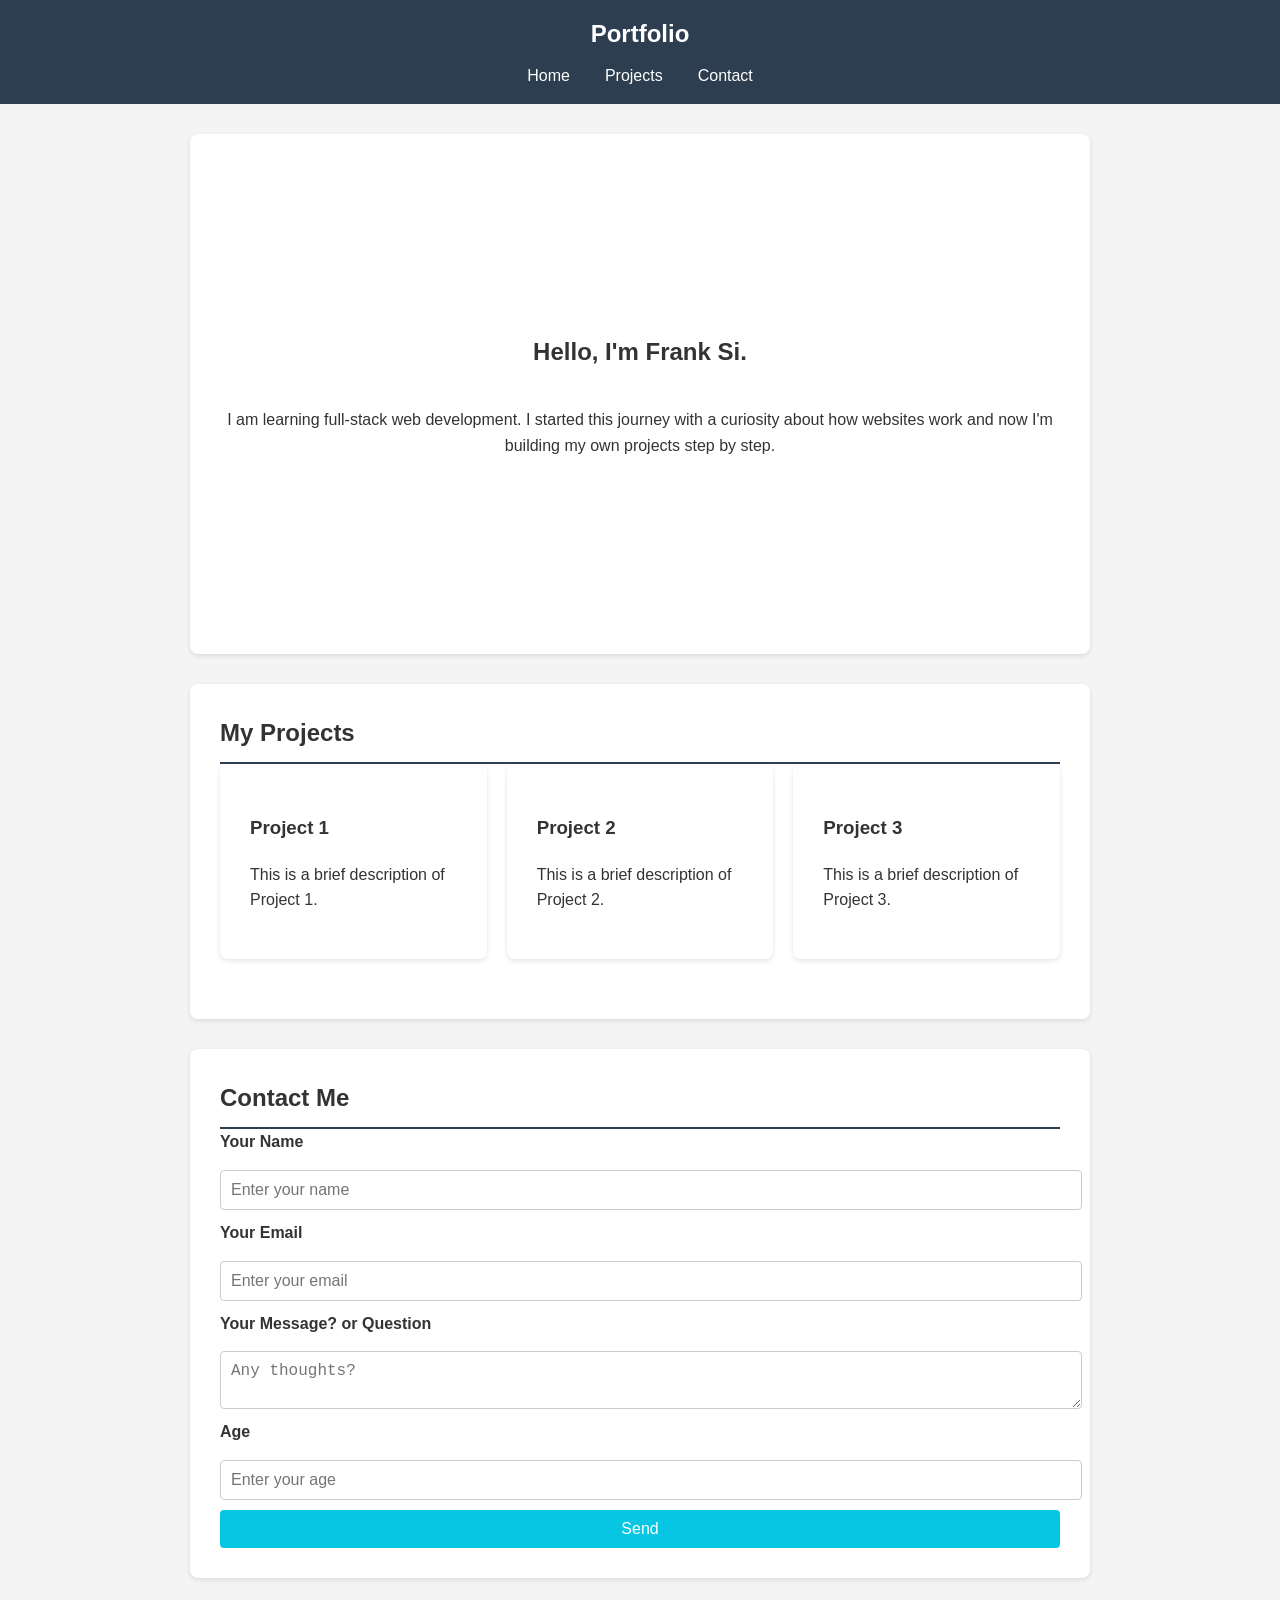
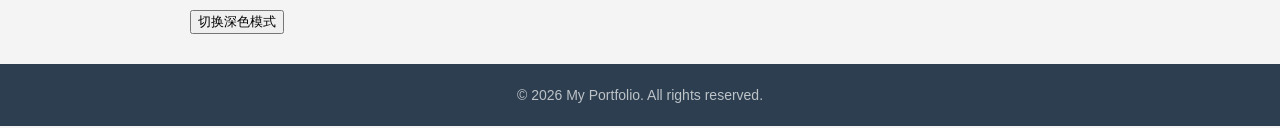
<file: index.html>
<!doctype html>
<html lang="en">
  <head>
    <meta charset="UTF-8" />
    <meta name="viewport" content="width=device-width, initial-scale=1.0" />
    <link rel="stylesheet" href="styles.css" fetchpriority="high" />
    <title>My Portfolio</title>
    <!-- description标签作用：描述网站的内容，用于搜索引擎优化（SEO）和网站访问者理解网站内容。20260920 -->
    <meta
      name="description"
      content="Frank Si 的个人作品集网站，展示全栈开发学习项目，涵盖 HTML/CSS/JavaScript 实战与 Git 协作实践"
    />
  </head>

  <body>
    <header>
      <!-- header区域作用：顶部 导航栏，包含logo和导航链接。相当于招牌，用于展示网站名称和导航链接。 -->
      <nav>
        <!-- nav区域作用：导航栏，包含导航链接。 -->
        <div class="logo">Portfolio</div>
        <ul>
          <!-- ul区域作用：导航链接列表，包含导航链接。 -->
          <li><a href="#home">Home</a></li>
          <!-- #home: 寻找并跳转到home section，即id 为home的标签区域 -->
          <li><a href="#projects">Projects</a></li>
          <li><a href="#contact">Contact</a></li>
        </ul>
      </nav>
    </header>

    <main>
      <section id="home">
        <h1>Hello, I'm Frank Si.</h1>
        <p>
          I am learning full-stack web development. I started this journey with
          a curiosity about how websites work and now I'm building my own
          projects step by step.
        </p>
      </section>

      <!-- for following projects section
        1. add id in div: project-container;
        2. remove the content for 3 project cards; 
        3. use JS codes to dynamically generate project cards; -->
      <section id="projects">
        <h2>My Projects</h2>
        <div class="project-grid" id="project-container">
          <!-- 测试图片 lazy loading 功能， 2026-09-20 11:44:11 -->
          <!-- 为什么这行代码不是以/>结尾的？因为这是一个div元素，不需要闭合标签。但是<input>元素需要闭合标签,因为这是一个表单元素，需要用户输入内容。 -->
          <!-- <article class="project-card"> 
          <h3>Project 1</h3>
          <p>This is a brief description of Project 1.</p >
        </article>
        <article class="project-card">
          <h3>Project 2</h3>
          <p>This is a brief description of Project 2.</p>
        </article>
        <article class="project-card">
          <h3>Project 3</h3>
          <p>This is a brief description of Project 3.</p>
        </article> -->
        </div>
      </section>

      <section id="contact">
        <h2>Contact Me</h2>
        <form>
          <label for="name">Your Name</label>
          <!-- label区域作用：表单标签，用于描述表单元素。 其中 for ="name" 表示将标签与输入框的id属性值关联起来。 -->
          <input
            type="text"
            class="form-input"
            id="name"
            placeholder="Enter your name"
            required
          />

          <label for="email">Your Email</label>
          <input
            type="email"
            class="form-input"
            id="email"
            placeholder="Enter your email"
            required
          />

          <label for="message">Your Message? or Question</label>
          <textarea
            class="form-input"
            id="message"
            placeholder="Any thoughts?"
          ></textarea>

          <label for="age">Age</label>
          <input
            type="number"
            class="form-input"
            id="age"
            placeholder="Enter your age"
            required
          />
          <button type="submit">Send</button>
        </form>
      </section>
      <!-- 添加深色模式切换按钮 -->
      <button id="theme-toggle">切换深色模式</button>
    </main>

    <footer>
      <p>&copy; 2026 My Portfolio. All rights reserved.</p>
    </footer>
    <script src="script.js"></script>
  </body>
</html>
</file>
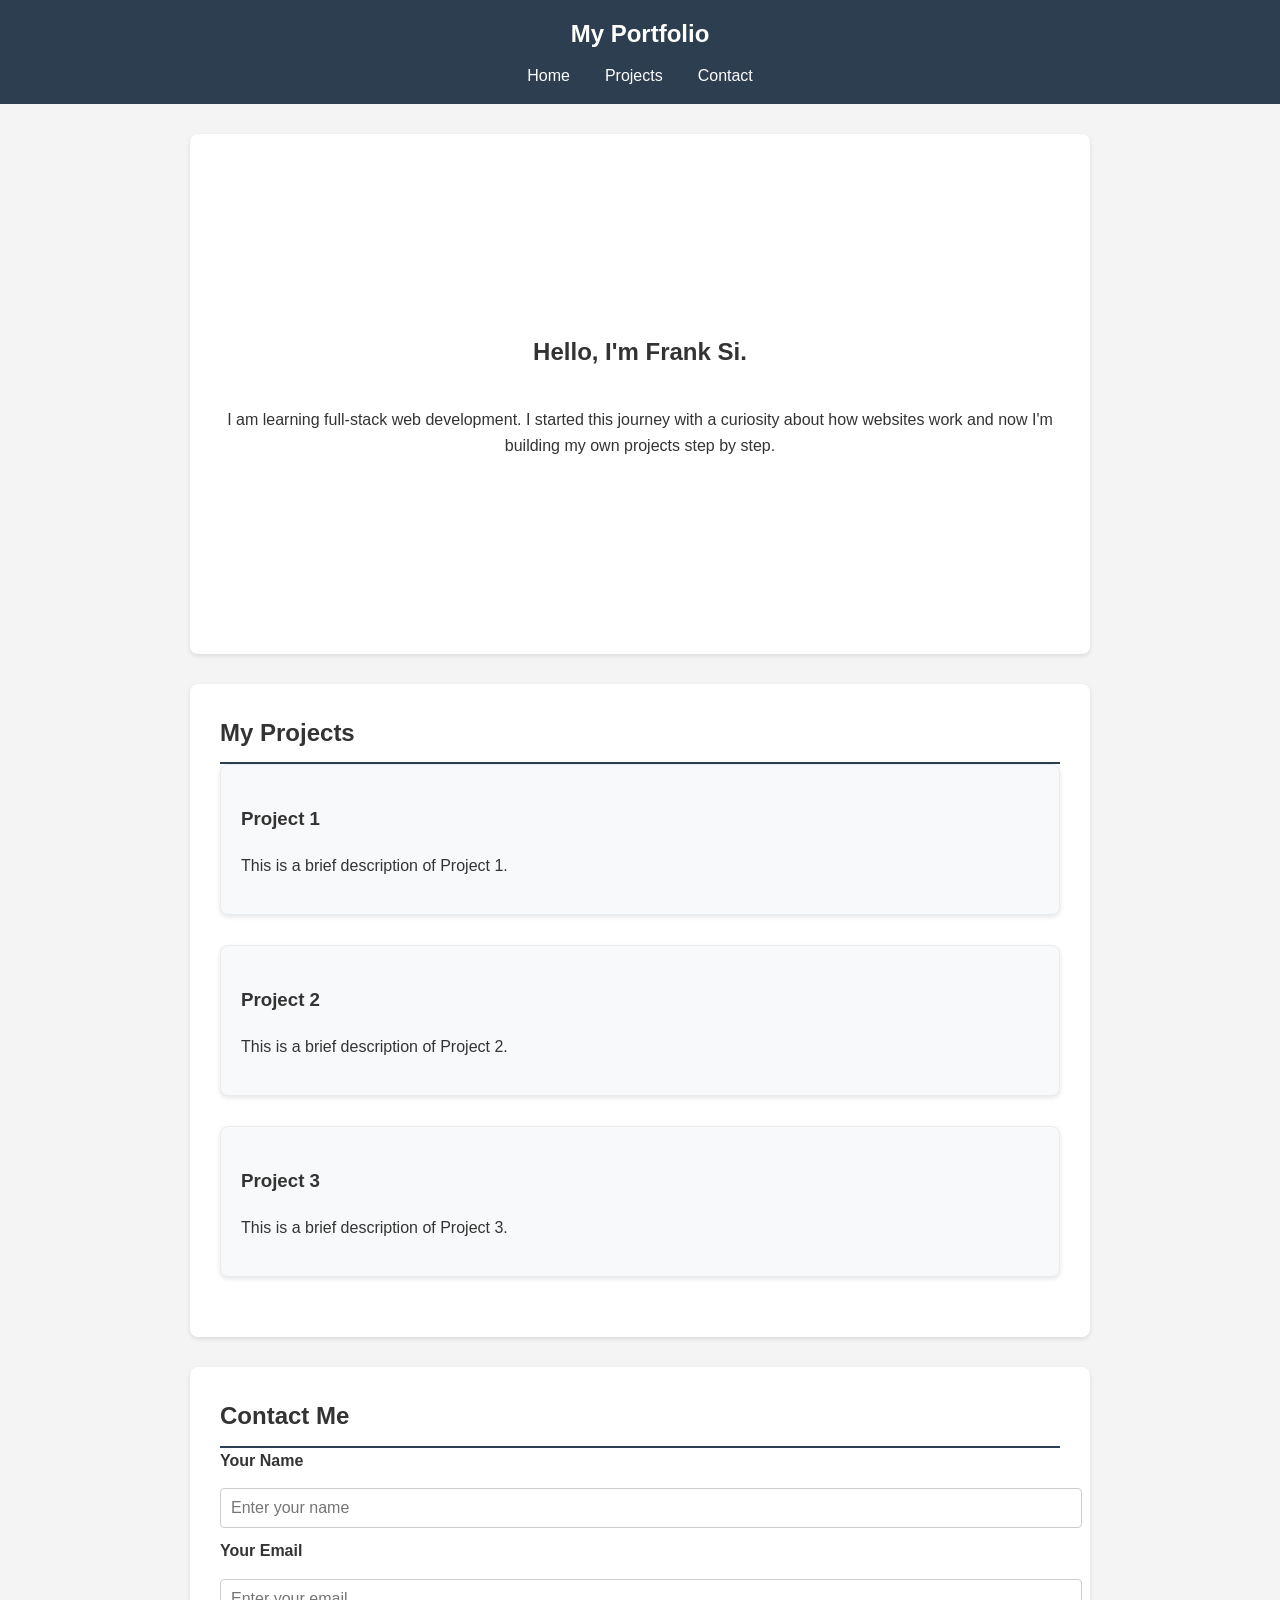
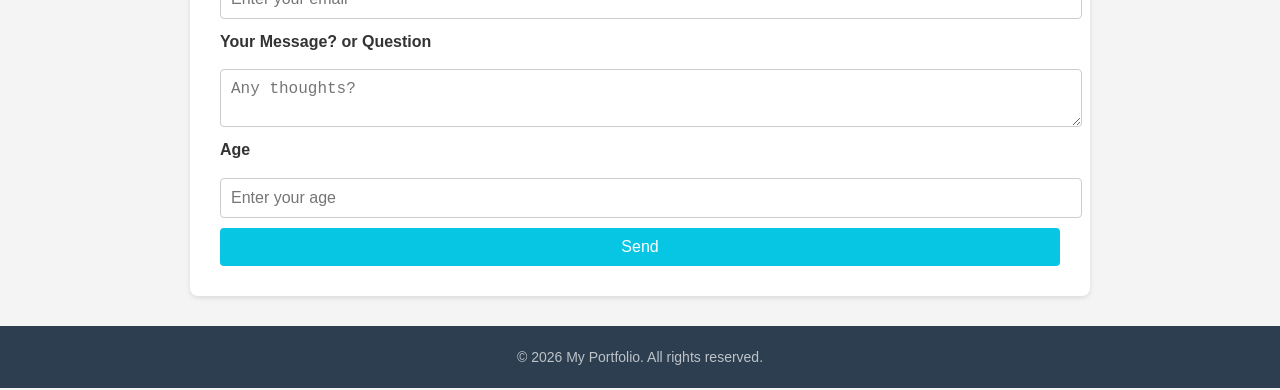
<file: plusDocs/index.html>
<!DOCTYPE html>
<html lang="en">

<head>
  <meta charset="UTF-8" />
  <meta name="viewport" content="width=device-width, initial-scale=1.0" />
  <link rel="stylesheet" href="styles.css" />
  <title>My Portfolio</title>
</head>

<body>
  <header>
    <nav>
      <div class="logo">My Portfolio</div>
      <ul>
        <li><a href="#home">Home</a></li>
        <li><a href="#projects">Projects</a></li>
        <li><a href="#contact">Contact</a></li>
      </ul>
    </nav>
  </header>

  <main>
    <section id="home">
      <h1>Hello, I'm Frank Si.</h1>
      <p>I am learning full-stack web development. I started this journey with a curiosity about how websites work and now I'm building my own projects step by step.</p>
    </section>

    <!-- 1. add id in div: project-container
        2. remove the content for 3 project cards 
        3. use JS codes to dynamically generate project cards -->
    <section id="projects">
      <h2>My Projects</h2>
      <div class="project-grid" id = "project-container">
        <!-- <article class="project-card">
          <h3>Project 1</h3>
          <p>This is a brief description of Project 1.</p >
        </article>
        <article class="project-card">
          <h3>Project 2</h3>
          <p>This is a brief description of Project 2.</p>
        </article>
        <article class="project-card">
          <h3>Project 3</h3>
          <p>This is a brief description of Project 3.</p>
        </article> -->
      </div>
    </section>

    <section id="contact">
      <h2>Contact Me</h2>
      <form>
        <label for="name">Your Name</label>
        <input type="text" class = "form-input" id="name" placeholder="Enter your name" required />

        <label for="email">Your Email</label>
        <input type="email" class = "form-input" id="email" placeholder="Enter your email" required />

        <label for="message">Your Message? or Question</label>
        <textarea class = "form-input" id="message" placeholder="Any thoughts?"></textarea>

        <label for="age">Age</label>
        <input type="number" class = "form-input" id="age" placeholder="Enter your age" required />

        <button type="submit">Send</button>
      </form>
    </section>
  </main>

  <footer>
    <p>&copy; 2025 My Portfolio. All rights reserved.</p>
  </footer>
  <script src="script.js"></script>
</body>
</html>
</file>
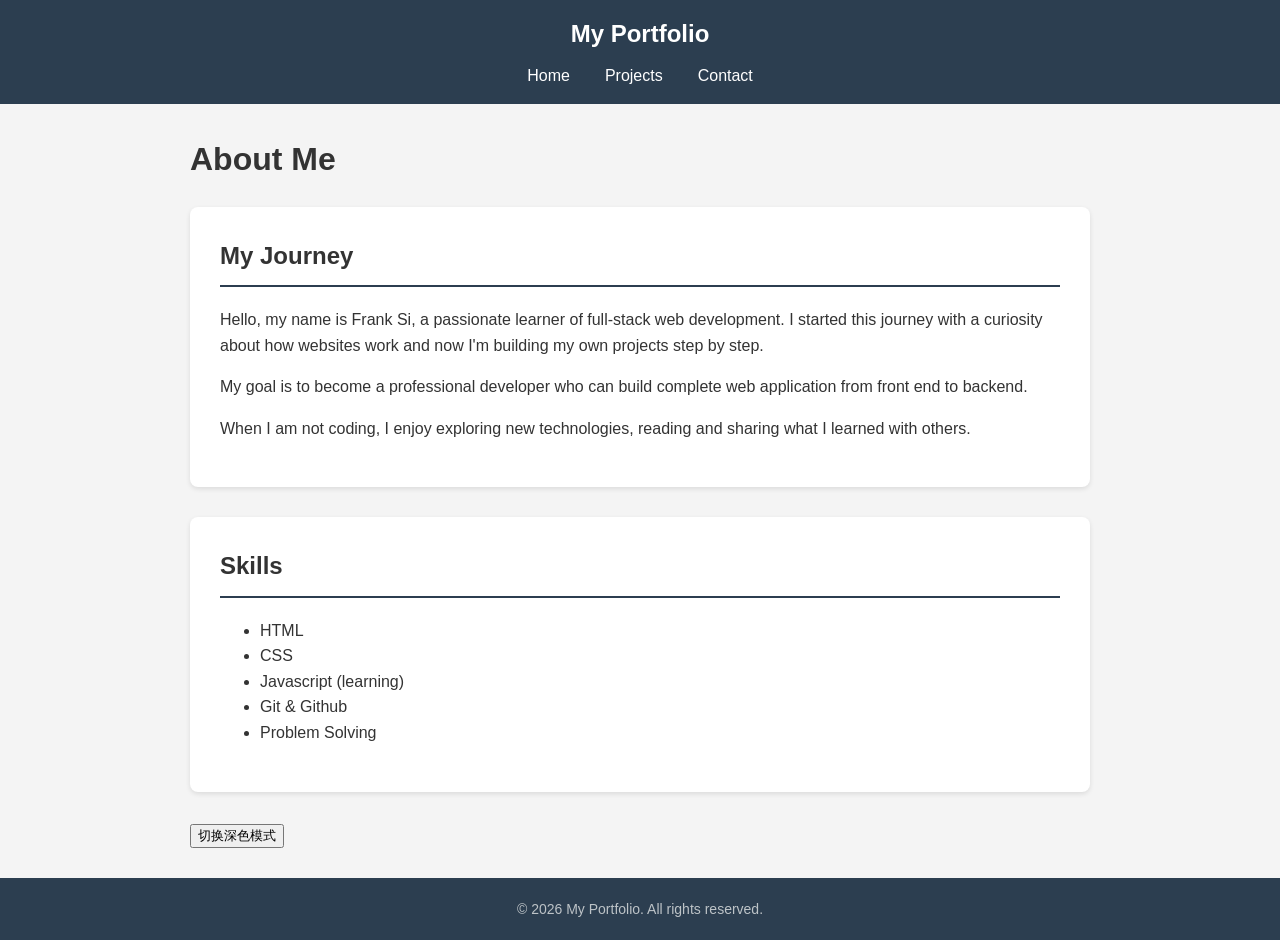
<file: about.html>
<!doctype html>
<html lang="en">
  <head>
    <meta charset="UTF-8" />
    <meta name="viewport" content="width=device-width, initial-scale=1.0" />
    <link rel="stylesheet" href="styles.css" fetchpriority="high" />
    <title>About Me - My Portfolio</title>
    <!-- description标签作用：描述网站的内容，用于搜索引擎优化（SEO）和网站访问者理解网站内容。20260920 -->
    <meta
      name="description"
      content="了解 Frank Si 的学习之路：一名全栈开发学习者，正在通过动手实践掌握前端与后端技术。"
    />
  </head>

  <body>
    <header>
      <nav>
        <div class="logo">My Portfolio</div>
        <ul>
          <li><a href="index.html#home">Home</a></li>
          <li><a href="index.html#projects">Projects</a></li>
          <li><a href="index.html#contact">Contact</a></li>
        </ul>
      </nav>
    </header>

    <main>
      <h1>About Me</h1>
      <article>
        <h2>My Journey</h2>
        <p>
          Hello, my name is Frank Si, a passionate learner of full-stack web
          development. I started this journey with a curiosity about how
          websites work and now I'm building my own projects step by step.
        </p>
        <p>
          My goal is to become a professional developer who can build complete
          web application from front end to backend.
        </p>

        <p>
          When I am not coding, I enjoy exploring new technologies, reading and
          sharing what I learned with others.
        </p>
      </article>

      <aside>
        <h2>Skills</h2>
        <ul>
          <li>HTML</li>
          <li>CSS</li>
          <li>Javascript (learning)</li>
          <li>Git & Github</li>
          <li>Problem Solving</li>
        </ul>
      </aside>
      <!-- 添加深色模式切换按钮 -->
      <button id="theme-toggle">切换深色模式</button>
    </main>

    <footer>
      <p>&copy; 2025 My Portfolio. All rights reserved.</p>
    </footer>
    <script src="script.js"></script>
  </body>
</html>
</file>
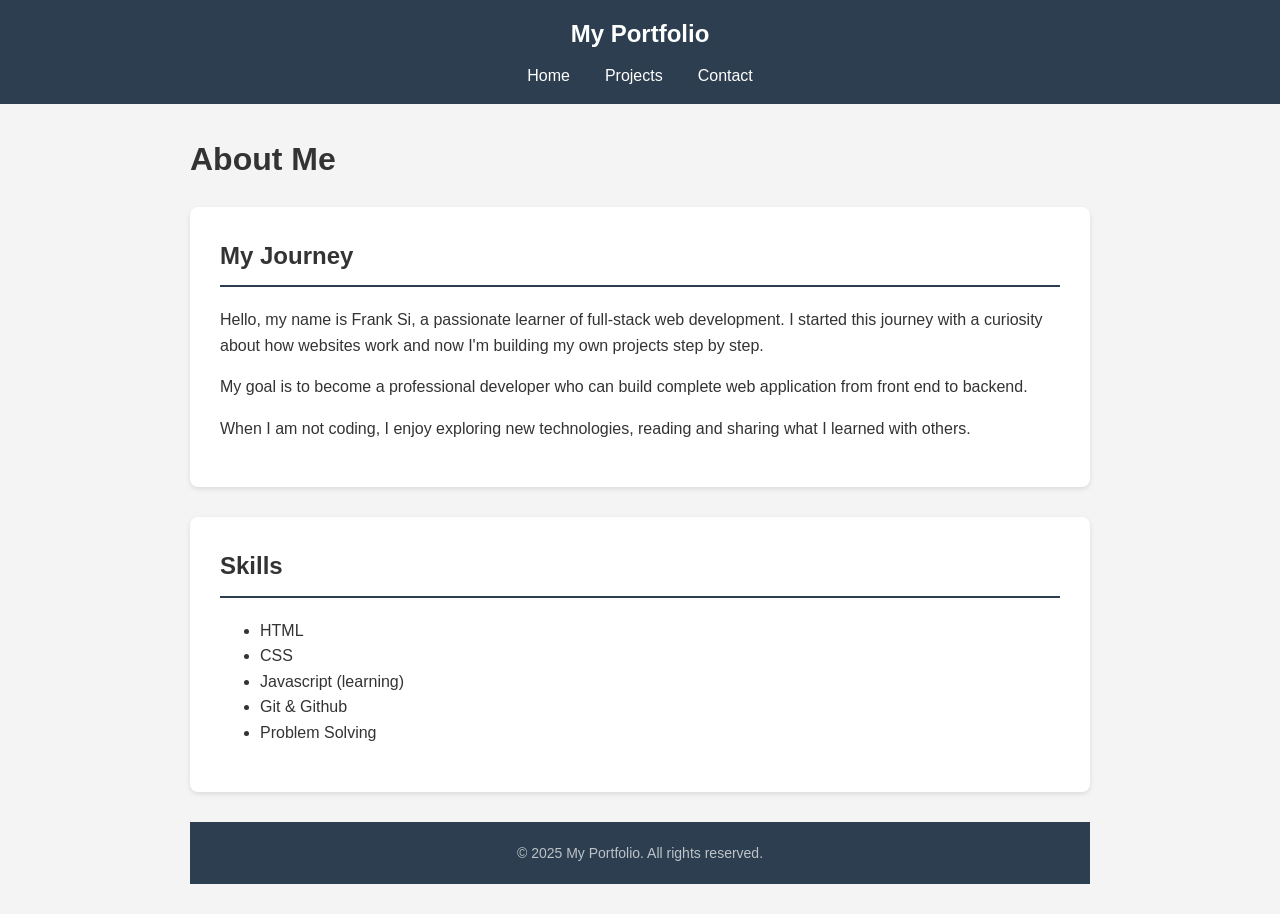
<file: plusDocs/about.html>
<!DOCTYPE html>
<html lang="en">

<head>
  <meta charset="UTF-8">
  <meta name="viewport" content="width=device-width, initial-scale=1.0">
  <link rel="stylesheet" href="styles.css" />
  <title>About Me - My Portfolio </title>
</head>

<body>
  <header>
    <nav>
      <div class="logo">My Portfolio</div>
      <ul>
        <li><a href="index.html#home">Home</a></li>
        <li><a href="index.html#projects">Projects</a></li>
        <li><a href="index.html#contact">Contact</a></li>
      </ul>
    </nav>
  </header>

  <main>
    <h1>About Me</h1>
    <article>
      <h2>My Journey</h2>
      <p>
        Hello, my name is Frank Si, a passionate learner of full-stack web development. I started this journey with
        a curiosity about how websites work and now I'm building my own projects step by step.
      </p>
      <p>
        My goal is to become a professional developer who can build complete web application from front end to backend.
      </p>

      <p>
        When I am not coding, I enjoy exploring new technologies, reading and sharing what I learned with others.
      </p>
    </article>

    <aside>
      <h2>Skills</h2>
      <ul>
        <li>HTML</li>
        <li>CSS</li>
        <li>Javascript (learning)</li>
        <li>Git & Github</li>
        <li>Problem Solving</li>
      </ul>
    </aside>

    <footer>
      <p>&copy; 2025 My Portfolio. All rights reserved.</p>
    </footer>
  </main>
</body>

</html>
</file>
<file: styles.css>
/* The overall style */
body {
  font-family: Arial, helvetica, sans-serif;
  background-color: #f4f4f4;
  color: #333;
  margin: 0;
  padding: 0;
  line-height: 1.6;
}
/* 头部样式, 包含logo和导航栏 */
header {
  background-color: #2c3e50;
  padding: 15px 0;
}

/* logo (My Portfolio 标题）的样式，居中对齐 */
.logo {
  color: #ffffff;
  font-size: 24px;
  font-weight: bold;
  text-align: center;
}

/* 导航栏样式,应用了最经典的水平居中布局，工具是flex */
nav ul {
  list-style: none;
  padding: 0;
  margin: 10px 0 0 0;
  display: flex;
  justify-content: center; /* 让导航栏的链接均匀分布在整个导航栏中 */
  gap: 15px;
}
/* 作用：重置导航列表项的默认外边距，让链接之间的间距完全由flex的gap属性控制。 */
nav ul li {
  margin: 0;
}

/* 作用：设置导航栏链接的样式，包括颜色、文本装饰、字体大小、内边距、圆角和过渡效果 */
nav ul li a {
  color: #ffffff;
  text-decoration: none;
  font-size: 16px;
  padding: 5px 10px;
  border-radius: 4px; /*在按钮上添加圆角 */
  transition: all 0.3s ease; /* 过渡属性，会让:hover 的颜色变化平滑， all 表示所有属性都变化 */
}
/* 作用：设置首页的样式，包括布局、对齐方式、内边距和最小高度。 */
#home {
  display: flex;
  flex-direction: column;
  align-items: center; /*在副轴上居中对齐文本*/
  justify-content: center; /*在主轴上居中对齐*/
  text-align: center;
  padding: 60px 30px;
  min-height: 400px;
}
/* 作用：设置导航栏链接的悬停样式，包括颜色是#18bc9c 和 背景透明的白色 */
nav ul li a:hover {
  color: #18bc9c;
  background-color: rgba(255, 255, 255, 0.1);
}

/* 作用：处理鼠标点击后出现的轮廓线,添加outline, 提升无障碍访问性（键盘导航） 20260920*/
nav ul li a:focus-visible {
  outline: 2px solid #c5d606;
  outline-offset: 2px;
}

nav ul li a:active {
  outline: none;
}
/* 作用：设置主内容区域的样式，包括最大宽度、外边距和内边距。 */
main {
  max-width: 900px;
  margin: 30px auto;
  padding: 0 30px;
}

/* 作用：设置单个内容区域的样式，包括背景颜色、圆角、内边距、外边距和阴影。 */
section {
  background-color: #ffffff;
  border-radius: 8px;
  padding: 30px;
  margin-bottom: 30px;
  box-shadow: 0 2px 5px rgba(0, 0, 0, 0.1); /* 作用：添加阴影效果，使内容区域看起来更立体。水平 - 垂直 - 模糊半径 - 阴影颜色 */
}
/* 作用：设置内容区域的标题样式，包括边框、内边距和外边距。 */
section h2 {
  border-bottom: 2px solid #2c3e50; /* 边缘可以是实线也可以是其它样式*/
  padding-bottom: 10px;
  margin: 0;
}
/* 作用：设置联系表单的样式，包括布局、对齐方式、内边距和间距。 */
form {
  display: flex;
  flex-direction: column;
  justify-content: flex-start;
  gap: 10px; /* 作用：设置表单元素之间的间距 */
}
/* 作用：设置项目卡片网格的样式，包括布局、换行和间距。 */
/* 以下是使用flex设置，但更好的布局方式是使用grid布局 2026-09-16 10:03:47， commented out */
.project-grid {
  display: grid;
  grid-template-columns: repeat(auto-fit, minmax(250px, 1fr));
  gap: 20px;
}

/* 使用grid布局设置项目卡片网格 2026-09-16 10:03:40 */
/* .project-grid {
  display: grid;
  grid-template-columns: repeat(3, 1fr);
  gap: 20px;
} */

label {
  font-weight: bold;
  margin-bottom: 5px;
}
/* 解读以下代码的作用，逐个说明： */
/* 输入框和文本域共享一个类名 form-input，这样可以统一设置它们的样式，而不影响其他元素的样式。 */
/* 3. 边框：1px solid #ccc 表示输入框和文本域的边框为 1px 实线，颜色为 #ccc */
.form-input {
  width: 100%;
  padding: 10px;
  border: 1px solid #ccc;
  border-radius: 4px;
  font-size: 16px;
}

/* 解读以下代码的作用，逐个说明： */
/* 1. 当用户点击输入框或文本域时，会触发 focus 事件 */
input:focus,
textarea:focus {
  border-color: #2c3e50;
  outline: none;
}
/* 作用：设置提交按钮的样式，包括背景颜色、文字颜色、边框、内边距、圆角、字体大小、光标和过渡效果。 */
button[type="submit"] {
  /* 选择器，选中表单中 type="submit" 的按钮 */
  background-color: hsl(188, 94%, 46%);
  color: #ffffff;
  border: none;
  padding: 10px 20px;
  border-radius: 4px;
  font-size: 16px;
  cursor: pointer;
  transition: background-color 0.3s ease;
}

button[type="submit"]:hover {
  background-color: #2c3e50;
}

/* 作用：设置页脚的样式，包括背景颜色、文字颜色、文本对齐、内边距和外边距。 */
footer {
  background-color: #2c3e50;
  color: #ffffff;
  text-align: center;
  padding: 20px 0;
  margin-top: 30px;
}

footer p {
  margin: 0px;
  font-size: 14px;
  color: #bdc3c7;
}

/* 以下是作用：设置文章和侧边栏的样式，包括背景颜色、圆角、内边距、外边距和阴影。 */
/* 作用：设置文章和侧边栏的标题样式，包括边框、内边距和外边距。 */
article,
aside {
  background-color: #ffffff;
  border-radius: 8px;
  padding: 30px;
  margin-bottom: 30px;
  box-shadow: 0 2px 5px rgba(0, 0, 0, 0.1);
}

article h2,
aside h2 {
  border-bottom: 2px solid #2c3e50;
  padding-bottom: 10px;
  margin-top: 0;
}

/*======响应式设计：手机端导航栏======*/
/*max-width：因为手机端的宽度小于 600px，所以需要应用新的样式*/
/*新增加的样式需要在旧的样式之后：因考虑到css是从上往下渲染，*/
/*padding: 增大点击区域*/

/* 作用：设置手机端导航栏的样式，包括间距、字体大小和内边距。 */
@media (max-width: 600px) {
  nav ul {
    gap: 5px;
  }
  /* 作用：设置手机端导航栏链接的样式，包括字体大小和内边距。覆盖之前的参数，使手机端导航栏链接更小更紧凑。 */
  nav ul li a {
    font-size: 14px;
    padding: 8px 12px;
  }
}

@media (max-width: 600px) {
  /* 作用：设置手机端的home页面的样式，包括内边距、最小高度和标题字体大小。 */
  #home {
    padding: 40px 20px;
    min-height: 300px;
  }
  #home h1 {
    font-size: 24px;
  }
  #home p {
    font-size: 14px;
  }
}

/* 响应式设计：手机端项目卡片,实现卡片上下垂直堆叠 */
@media (max-width: 600px) {
  .project-card {
    flex: 1 1 100%;
  }
}
/* 作用：设置手机端提交按钮的样式，包括宽度。 */
@media (max-width: 600px) {
  button[type="submit"] {
    width: 100%;
  }
}

/* 添加深色模式  2026-09-14 14:03:42*/
/* 深色模式下的背景颜色和文字颜色. dark-mode是类名, 用于切换深色模式. */
/* 工作流程： 1. html页面设定一个点击按键; 2. 用户点击切换按钮时， 触发点击事件， 给body元素添加或移除dark-mode类名.  3. css根据类名切换背景颜色和文字颜色. */
body.dark-mode {
  background-color: #1a1a1a;
  color: #f4f4f4;
}

/* ==================Grid Test Purpose========================== */
.grid-demo {
  display: grid;
  grid-template-columns: 100px 100px 100px;
  grid-template-rows: 80px 80px;
  gap: 1px;
}
</file>
<file: plusDocs/styles.css>
/* The overall style */
body {
  font-family: Arial, helvetica, sans-serif;
  background-color:#f4f4f4;
  color:#333;
  margin:0;
  padding: 0;
  line-height:1.6;
}

header {
  background-color: #2c3e50;
  padding:15px 0;
}

.logo {
  color:#ffffff;
  font-size:24px;
  font-weight:bold;
  text-align: center;
}

/* 导航栏样式,应用了最经典的水平居中布局，工具是flex */
nav ul {
  list-style: none;
  padding: 0;
  margin: 10px 0 0 0;
  display: flex;
  justify-content: center; /* 让导航栏的链接均匀分布在整个导航栏中 */
  gap: 15px;
}

nav ul li {
  margin: 0;
}

nav ul li a {
  color: #ffffff;
  text-decoration:none; 
  font-size:16px;
  padding: 5px 10px;
  border-radius: 4px;/*功能是在按钮上添加圆角，不过我没有看到变化 */
  transition: all 0.3s ease; /* 会让:hover 的颜色变化平滑， all 表示所有属性都变化 */
}

#home {
  display:flex;
  flex-direction:column;
  align-items:center;  /*在副轴上居中对齐文本*/
  justify-content:center; /*在主轴上居中对齐*/
  text-align:center;
  padding:60px 30px;
  min-height:400px;
}

nav ul li a:hover {
  color: #18bc9c;
  background-color:rgba(255, 255, 255, 0.1);
}
/*以下三行代码是处理鼠标点击后出现的轮廓线*/
nav ul li a:focus,
nav ul li a:active {
  outline: none; 
}

main {
  max-width: 900px;
  margin: 30px auto;
  padding: 0 30px;
}

/* 加入一个包含阴影的效果： */
section {
  background-color: #ffffff;
  border-radius: 8px;
  padding: 30px;
  margin-bottom: 30px;
  box-shadow:0 2px 5px rgba(0,0,0,0.1);
}

section h2 {
  border-bottom: 2px solid #2c3e50; /* 边缘可以是实线也可以是其它样式*/
  padding-bottom: 10px;
  margin:0;
}

form {
  display:flex;
  flex-direction:column;
  justify-content: flex-start;
  gap:10px;
}

.projects-grid {
  display:flex;
  flex-wrap:wrap; /*作用是让项目卡片在宽度不足时换行*/
  gap:20px;
}

.project-card {
  flex: 1 1 250px; /*flex: 1 1 250px; 表示项目卡片初始宽度 250px，可以根据容器空间自动伸展或收缩。 前2个参数只有值1，0，没有其它值 */
  background-color:#f8f9fa;
  border: 1px solid #e9ecef;
  border-radius: 8px;
  padding:20px;
} 

label {
  font-weight: bold;
  margin-bottom: 5px;
}
/* 解读以下代码的作用，逐个说明： */
/* 我给输入框和文本域添加了一个类名 form-input，这样可以统一设置它们的样式，而不影响其他元素的样式。 */
/* 1. 宽度：100% 表示输入框和文本域的宽度占满父元素的宽度 */
/* 2. 内边距：10px 表示输入框和文本域的内边距为 10px */
/* 3. 边框：1px solid #ccc 表示输入框和文本域的边框为 1px 实线，颜色为 #ccc */
/* 4. 圆角：4px 表示输入框和文本域的圆角为 4px */
/* 5. 字体大小：16px 表示输入框和文本域的字体大小为 16px */
.form-input {   
  width: 100%;
  padding:10px;
  border:1px solid #ccc;
  border-radius:4px;
  font-size: 16px;
}

/* 解读以下代码的作用，逐个说明： */
/* 1. 当用户点击输入框或文本域时，会触发 focus 事件 */
input:focus,
textarea:focus {
  border-color: #2c3e50;
  outline:none;
}

button[type="submit"] {
  background-color: hsl(188, 94%, 46%);
  color: #ffffff;
  border: none;
  padding: 10px 20px;
  border-radius: 4px;
  font-size: 16px;
  cursor: pointer;
  transition: background-color 0.3s ease;
}

button[type="submit"]:hover {
  background-color: #2c3e50;
}

footer {
  background-color:#2c3e50;
  color:#ffffff;
  text-align:center;
  padding: 20px 0;
  margin-top:30px;
}

footer p {
  margin: 0px;
  font-size: 14px;
  color: #bdc3c7;
}

/* 以下是针对about.html设置的样式 */

article,
aside {
  background-color: #ffffff;
  border-radius: 8px;
  padding: 30px;
  margin-bottom: 30px;
  box-shadow: 0 2px 5px rgba(0, 0, 0, 0.1);
}

article h2,
aside h2 {
  border-bottom: 2px solid #2c3e50;
  padding-bottom: 10px;
  margin-top: 0;
}

/*======响应式设计：手机端导航栏======*/
  /*max-width：因为手机端的宽度小于 600px，所以需要应用新的样式*/
  /*新增加的样式需要在旧的样式之后：因考虑到css是从上往下渲染，*/
  /*padding: 增大点击区域*/
@media (max-width: 600px) {
  nav ul {
    gap: 5px;
  }
  nav ul li a {
    font-size: 14px;
    padding: 8px 12px;
  }
}

@media (max-width:600px) {
  #home {
    padding:40px 20px;
    min-height:300px;
  }
  #home h1 {
    font-size:24px;
  }
  #home p {
    font-size:14px;
  }
}

/* 响应式设计：手机端项目卡片,实现卡片上下垂直堆叠 */
@media (max-width:600px) {
  .project-card {
    flex:1 1 100%;
  }
}

@media (max-width:600px) {
  button[type="submit"] {
    width:100%;
  }
}
</file>
